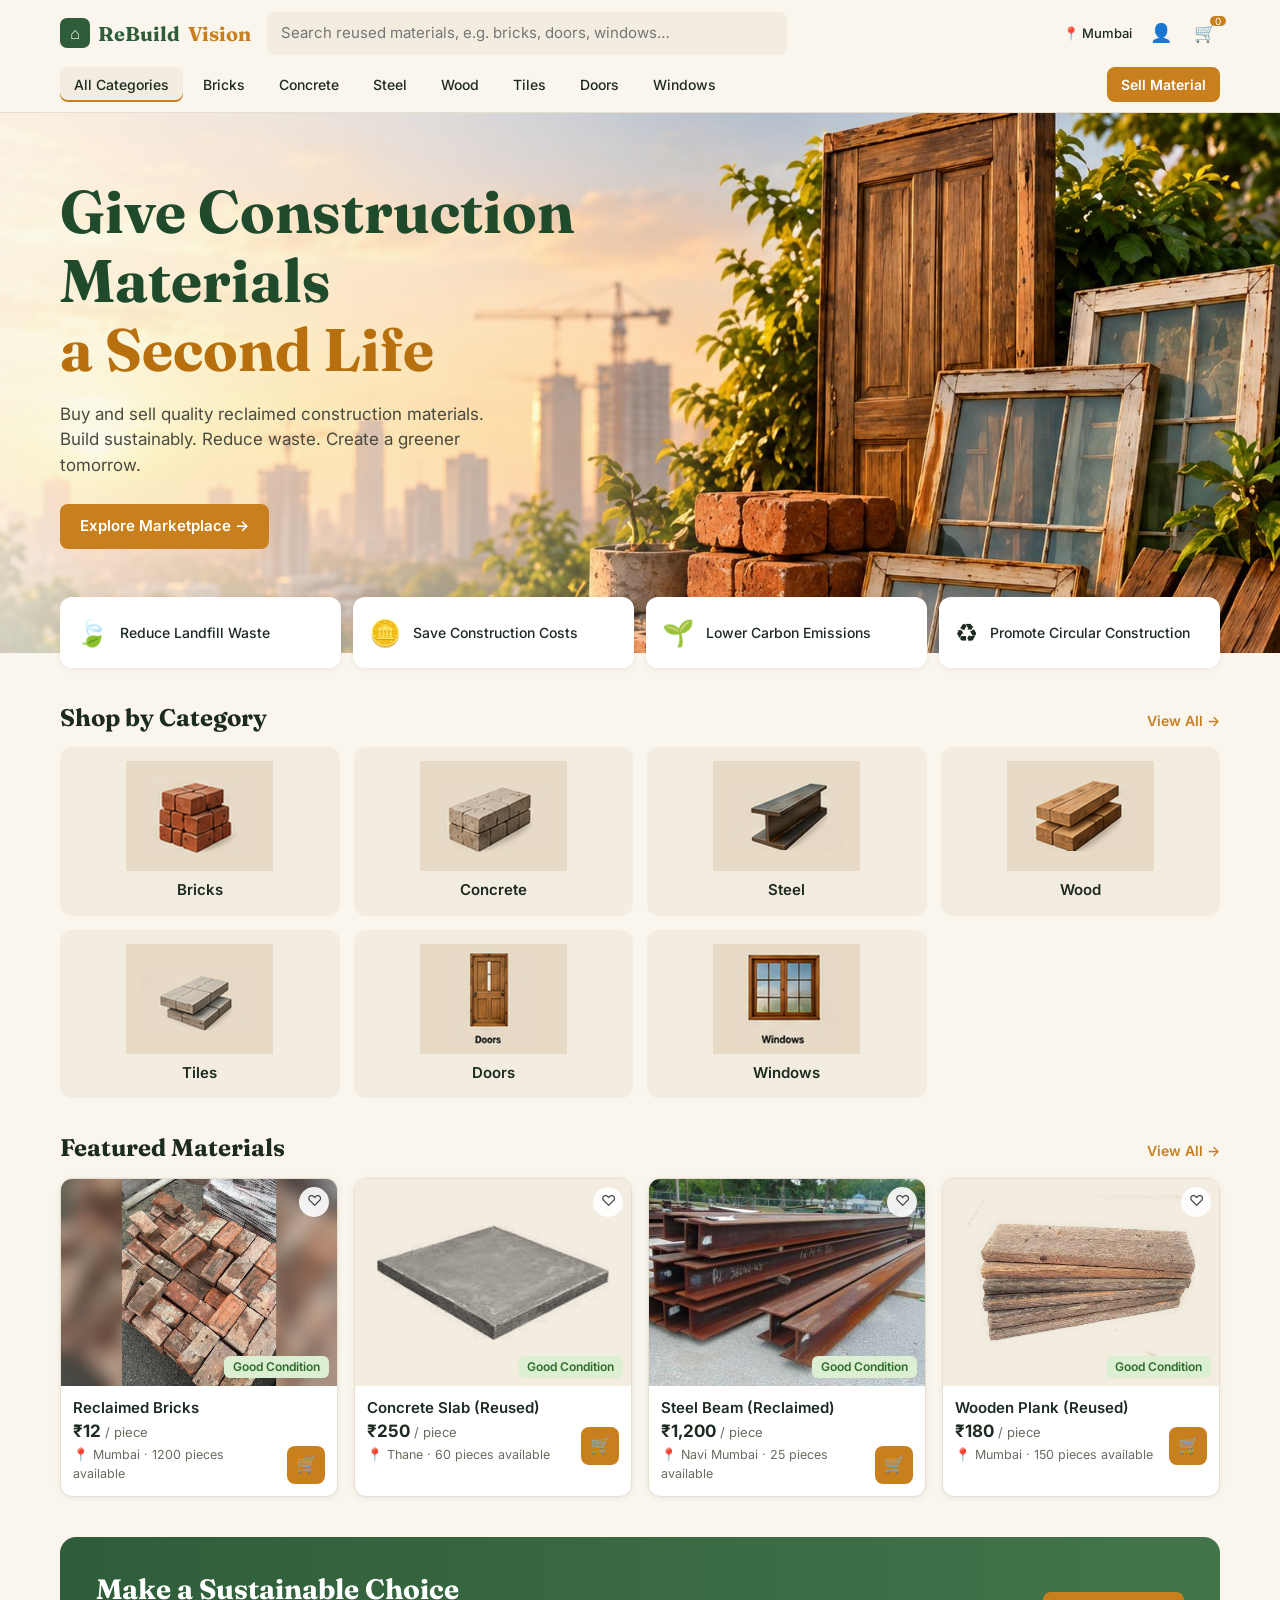
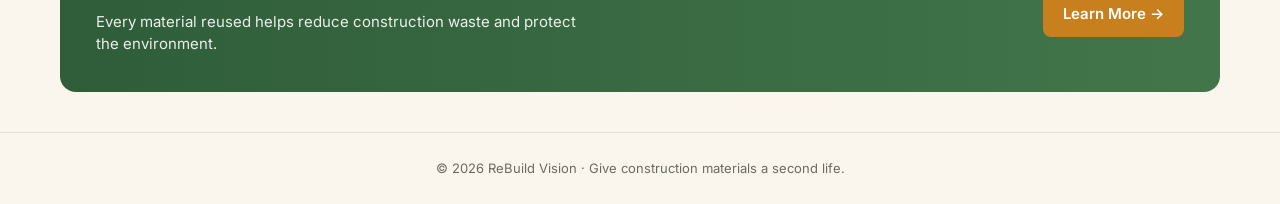
<file: index.html>
<!DOCTYPE html>
<html lang="en"><head><meta charset="utf-8">
<meta name="viewport" content="width=device-width, initial-scale=1, viewport-fit=cover">
<title>ReBuild Vision – Reclaimed Construction Materials</title>
<link href="https://fonts.googleapis.com/css2?family=Fraunces:wght@600;700&family=Inter:wght@400;500;600&display=swap" rel="stylesheet">
<link rel="stylesheet" href="css/style.css"></head><body>
<header><div class="wrap">
 <div class="top"><a href="#home" class="logo"><i>⌂</i>ReBuild <b>Vision</b></a>
 <input class="search" id="q" placeholder="Search reused materials, e.g. bricks, doors, windows…" aria-label="Search">
 <div class="tools"><span class="loc">📍 Mumbai</span><a class="ic" href="#profile" aria-label="Profile">👤</a><a class="ic" href="#cart" aria-label="Cart">🛒<span class="n" id="cn">0</span></a></div></div>
 <nav class="cats" id="nav"></nav></div></header>
<main id="app"></main>
<footer><div class="wrap">© 2026 ReBuild Vision · Give construction materials a second life.</div></footer>
<div class="toast" id="t"></div>
<script src="js/app.js"></script></body></html>
</file>
<file: css/style.css>
:root{--bg:#faf6ee;--card:#fff;--tile:#f3ece0;--ink:#1d2a20;--mute:#6b6b60;--line:#e6dfd0;--acc:#c8801f;--accd:#a96a14;--grn:#2f5d3a;--gbg:#dcefd2;--gtx:#2f6b2a;--sh:0 1px 6px rgba(60,40,10,.08);color-scheme:light}
@media (prefers-color-scheme:dark){:root:not([data-theme="light"]){--bg:#161a15;--card:#20251f;--tile:#262c24;--ink:#f1ede2;--mute:#a7a898;--line:#343b31;--gbg:#294225;--gtx:#b8e0a8;--sh:none;color-scheme:dark}}
:root[data-theme="dark"]{--bg:#161a15;--card:#20251f;--tile:#262c24;--ink:#f1ede2;--mute:#a7a898;--line:#343b31;--gbg:#294225;--gtx:#b8e0a8;--sh:none;color-scheme:dark}
*{box-sizing:border-box}
:root{padding-top:env(safe-area-inset-top,0px);padding-bottom:env(safe-area-inset-bottom,0px)}
html{scroll-padding-top:env(safe-area-inset-top,0px)}
body{margin:0;background:var(--bg);color:var(--ink);font:15px/1.5 Inter,system-ui,sans-serif}
h1,h2,h3{font-family:Fraunces,Georgia,serif;margin:0;line-height:1.15}
button{font:inherit;cursor:pointer}a{color:inherit;text-decoration:none}
:focus-visible{outline:2px solid var(--acc);outline-offset:2px}
.wrap{max-width:1200px;margin:0 auto;padding:0 20px}
.btn{background:var(--acc);color:#fff;border:0;border-radius:8px;padding:11px 20px;font-weight:600}
.btn:hover{background:var(--accd)}
.btn.o{background:none;color:var(--acc);border:1px solid var(--acc)}
header{background:var(--bg);border-bottom:1px solid var(--line);position:sticky;top:env(safe-area-inset-top,0px);z-index:20}
.top{display:flex;align-items:center;gap:16px;padding:12px 0}
.logo{font:700 20px Fraunces,serif;color:var(--grn);display:flex;align-items:center;gap:8px;white-space:nowrap}
.logo b{color:var(--acc)}
.logo i{width:30px;height:30px;border-radius:7px;background:var(--grn);color:#fff;display:grid;place-items:center;font-style:normal;font-size:16px}
.search{flex:1;max-width:520px;background:var(--tile);border-radius:8px;padding:10px 14px;border:0;color:var(--ink);font:inherit}
.tools{display:flex;gap:14px;align-items:center;margin-left:auto}
.ic{background:none;border:0;color:var(--ink);font-size:18px;position:relative;padding:4px}
.ic .n{position:absolute;top:-4px;right:-6px;background:var(--acc);color:#fff;font-size:10px;border-radius:9px;padding:0 5px}
.loc{font-size:13px;font-weight:500}
nav.cats{display:flex;gap:6px;align-items:center;padding:0 0 10px;overflow-x:auto;scrollbar-width:none}
nav.cats a{padding:7px 14px;border-radius:8px;font-size:14px;white-space:nowrap;font-weight:500}
nav.cats a.on,nav.cats a:hover{background:var(--tile)}
nav.cats a.on{box-shadow:inset 0 -2px 0 var(--acc)}
nav.cats .sell{margin-left:auto;background:var(--acc);color:#fff;font-weight:600}
.hero{position:relative;min-height:540px;display:flex;align-items:center;padding:56px 0 96px;background:linear-gradient(90deg,rgba(250,246,238,.8) 0%,rgba(250,246,238,.45) 34%,rgba(250,246,238,0) 58%),var(--hero) center/cover #f3ece0}
.hero>.wrap{width:100%}.hero .txt{max-width:520px}
.hero h1{font-size:clamp(36px,5vw,60px);color:#1f4a2b}
.hero h1 em{color:#b8700f;font-style:normal;display:block}
.hero p{max-width:430px;color:#4a4a3f;font-size:17px;margin:18px 0 26px}
.perks{display:grid;grid-template-columns:repeat(4,1fr);gap:12px;margin:-56px auto 0;position:relative}
.perk{background:var(--card);box-shadow:var(--sh);border-radius:12px;padding:16px;display:flex;gap:12px;align-items:center;font-size:14px;font-weight:500}
.perk span{font-size:26px}
section.s{padding:36px 0 0}
.sh{display:flex;justify-content:space-between;align-items:baseline;margin-bottom:16px}
.sh h2{font-size:24px}.sh a{font-weight:600;font-size:14px;color:var(--acc)}
.catgrid{display:grid;grid-template-columns:repeat(4,1fr);gap:14px}
.cat{background:var(--tile);border-radius:12px;padding:14px;text-align:center;font-weight:600;cursor:pointer;border:0;color:var(--ink)}
.cat img{width:100%;height:110px;object-fit:contain;mix-blend-mode:multiply;display:block;margin-bottom:8px}
.grid{display:grid;grid-template-columns:repeat(4,1fr);gap:16px}
.card{background:var(--card);border-radius:12px;box-shadow:var(--sh);overflow:hidden;border:1px solid var(--line);cursor:pointer;display:flex;flex-direction:column}
.card .ph{position:relative;aspect-ratio:4/3;background:var(--tile)}
.card .ph img{width:100%;height:100%;object-fit:cover;display:block}
.card .ph.c img{object-fit:contain;mix-blend-mode:multiply}
.badge{position:absolute;right:8px;bottom:8px;background:var(--gbg);color:var(--gtx);font-size:12px;font-weight:600;padding:2px 9px;border-radius:6px}
.badge.r{background:#f7dcc8;color:#8a3d10}
.heart{position:absolute;right:8px;top:8px;width:30px;height:30px;border-radius:50%;background:rgba(255,255,255,.9);border:0;color:#444}
.heart.on{color:#d33}
.card .bd{padding:12px;display:grid;grid-template-columns:1fr auto;gap:2px 8px;align-items:end}
.card h3{font:600 15px Inter,sans-serif;grid-column:1/-1}
.price{font-weight:700;font-size:17px}.price small{font-weight:400;color:var(--mute);font-size:13px}
.meta{font-size:12.5px;color:var(--mute);grid-column:1}
.add{grid-column:2;grid-row:2/4;width:38px;height:38px;border-radius:8px;background:var(--acc);color:#fff;border:0;font-size:17px}
.cta{margin:40px 0;border-radius:16px;background:linear-gradient(90deg,#2f5d3a,#42764a);color:#fff;padding:36px;display:flex;justify-content:space-between;align-items:center;gap:20px;flex-wrap:wrap}
.cta h2{font-size:28px}.cta p{margin:6px 0 0;opacity:.9;max-width:480px}
.crumb{font-size:13px;color:var(--mute);padding:16px 0 8px}.crumb a:hover{color:var(--acc)}.crumb b{color:var(--ink)}
.cathead{display:flex;justify-content:space-between;align-items:flex-end;margin-bottom:18px;gap:12px;flex-wrap:wrap}
.cathead h1{font-size:36px}
select{background:var(--card);color:var(--ink);border:1px solid var(--line);border-radius:8px;padding:9px 12px;font:inherit}
.lay{display:grid;grid-template-columns:250px 1fr;gap:24px;padding-bottom:40px}
.fil{background:var(--tile);border-radius:12px;padding:6px 16px;align-self:start}
.fil details{border-bottom:1px solid var(--line);padding:12px 0}.fil details:last-child{border:0}
.fil summary{font-weight:600;cursor:pointer}
.fil label{display:flex;gap:8px;margin-top:8px;font-size:14px;align-items:center}
.fil input[type=range]{width:100%;accent-color:var(--acc);margin-top:10px}
.ftog{display:none;margin-bottom:12px;width:100%}
.lay .grid{grid-template-columns:repeat(3,1fr)}
.pd{display:grid;grid-template-columns:minmax(0,1fr) minmax(0,1fr);gap:32px;padding:8px 0 24px}
.gal .main{aspect-ratio:4/3;border-radius:14px;overflow:hidden;position:relative;background:var(--tile)}
.gal .main img{width:100%;height:100%;object-fit:cover}
.gal .main.c img{object-fit:contain;mix-blend-mode:multiply}
.gal .nav{position:absolute;top:50%;width:36px;height:36px;border-radius:50%;border:0;background:rgba(255,255,255,.9);color:#222;transform:translateY(-50%)}
.thumbs{display:flex;gap:8px;margin-top:10px}
.thumbs button{width:64px;height:64px;border-radius:8px;border:2px solid transparent;padding:0;overflow:hidden;background:var(--tile)}
.thumbs button.on{border-color:var(--acc)}.thumbs img{width:100%;height:100%;object-fit:cover}
.pd h1{font-size:32px;margin:8px 0}
.pd .price{font-size:30px}
.qty{display:flex;gap:12px;margin:18px 0;align-items:center}
.qty div{display:flex;border:1px solid var(--line);border-radius:8px;overflow:hidden;background:var(--card)}
.qty div button{width:38px;border:0;background:none;color:var(--ink);font-size:18px}.qty div span{width:44px;text-align:center;line-height:42px}
.qty .btn{flex:1}
.seller{display:flex;align-items:center;gap:12px;padding:12px 0}
.seller .av{width:40px;height:40px;border-radius:50%;background:var(--gbg);display:grid;place-items:center}
.seller .btn{margin-left:auto;padding:8px 12px;font-size:13px}
.stars{color:var(--acc);font-size:13px}
.tabs{display:flex;gap:4px;border-bottom:1px solid var(--line)}
.tabs button{background:none;border:0;padding:12px 18px;color:var(--mute);font-weight:500;border-bottom:2px solid transparent}
.tabs button.on{color:var(--ink);border-color:var(--acc);font-weight:600}
.tabc{background:var(--card);border:1px solid var(--line);border-top:0;border-radius:0 0 10px 10px}
.tabc div.r{display:grid;grid-template-columns:180px 1fr;padding:11px 16px;border-top:1px solid var(--line)}.tabc div.r:first-child{border:0}
.tabc div.r b{font-weight:600}.tabc p{margin:0;padding:16px}
.ar{background:var(--gbg);color:var(--ink);border-radius:12px;padding:20px;margin:24px 0}
.ar h3{font:600 18px Fraunces,serif}.ar p{margin:4px 0 14px}.ar .btn{width:100%;padding:14px;font-size:16px}
footer{border-top:1px solid var(--line);margin-top:30px;padding:26px 0;color:var(--mute);font-size:13px;text-align:center}
.toast{position:fixed;left:50%;bottom:calc(20px + env(safe-area-inset-bottom,0px));transform:translateX(-50%);background:var(--grn);color:#fff;padding:11px 20px;border-radius:10px;z-index:50;opacity:0;pointer-events:none;transition:opacity .2s}
.toast.on{opacity:1}
a.ic{line-height:1}
.cartlay{display:grid;grid-template-columns:1fr 340px;gap:24px;padding-bottom:30px}
.ci{display:grid;grid-template-columns:96px 1fr auto auto auto;gap:14px;align-items:center;background:var(--card);border:1px solid var(--line);border-radius:12px;padding:12px;margin-bottom:12px}
.ci img{width:96px;height:80px;object-fit:cover;border-radius:8px;background:var(--tile)}.ci img.c{object-fit:contain;mix-blend-mode:multiply}
.ci .lt{font-weight:700;min-width:70px;text-align:right}
.rm{background:none;border:0;color:var(--mute);font-size:16px;padding:6px}.rm:hover{color:#c33}
.sum{background:var(--card);border:1px solid var(--line);border-radius:12px;padding:20px;align-self:start;position:sticky;top:140px}
.sum h3{font-size:20px;margin-bottom:8px}
.sum label{display:flex;gap:8px;align-items:center;padding:6px 0;font-size:14px}.sum label span{margin-left:auto}
.sum .row{display:flex;justify-content:space-between;padding:5px 0}.sum .tot{border-top:1px solid var(--line);margin-top:8px;padding-top:12px;font-weight:700;font-size:18px}
.sum .btn{width:100%;margin-top:14px;padding:13px}
.empty{text-align:center;padding:70px 20px}.empty p{color:var(--mute);margin:10px 0 20px}
.phead{display:flex;gap:18px;align-items:center;padding:24px 0;flex-wrap:wrap}
.pav{width:72px;height:72px;border-radius:50%;background:var(--grn);color:#fff;display:grid;place-items:center;font:700 28px Fraunces,serif}
.stats{display:flex;gap:12px;margin-left:auto;flex-wrap:wrap}.stat{background:var(--tile);border-radius:10px;padding:10px 18px;text-align:center}.stat b{display:block;font-size:20px}.stat span{font-size:12px;color:var(--mute)}
.ord{background:var(--card);border:1px solid var(--line);border-radius:12px;padding:16px;margin-bottom:12px}
.oh{display:flex;justify-content:space-between;gap:10px;flex-wrap:wrap;font-size:14px;margin-bottom:6px}
.pill{background:var(--gbg);color:var(--gtx);font-size:12px;font-weight:600;padding:2px 10px;border-radius:6px}.pill.p{background:var(--tile);color:var(--mute)}
.frm{display:grid;grid-template-columns:1fr 1fr;gap:14px;max-width:640px}.frm label{display:grid;gap:4px;font-size:13px;color:var(--mute)}
.frm input{background:var(--tile);border:0;border-radius:8px;padding:10px 12px;color:var(--ink);font:inherit}.frm .btn{grid-column:1/-1;justify-self:start}
@media(max-width:900px){.cartlay{grid-template-columns:1fr}.sum{position:static}}
@media(max-width:600px){.ci{grid-template-columns:72px 1fr auto}.ci img{width:72px;height:64px;grid-row:1/3}.ci .inf{grid-column:2;grid-row:1}.ci .rm{grid-column:3;grid-row:1}.ci .qty{grid-column:2;grid-row:2}.ci .lt{grid-column:3;grid-row:2;text-align:right}.frm{grid-template-columns:1fr}.stats{margin-left:0}}
@media(max-width:900px){
.hero{align-items:flex-start;min-height:520px;padding:36px 0 110px;background:linear-gradient(180deg,rgba(250,246,238,.88) 0%,rgba(250,246,238,.7) 45%,rgba(250,246,238,0) 100%),var(--hero) 72% center/cover #f3ece0}.hero p{font-size:16px;margin:14px 0 20px}
.perks{grid-template-columns:1fr 1fr;margin-top:-18px}
.catgrid,.grid{grid-template-columns:repeat(3,1fr)}
.lay{grid-template-columns:1fr}.lay .grid{grid-template-columns:repeat(2,1fr)}
.ftog{display:block}.fil{display:none}.fil.open{display:block}
.pd{grid-template-columns:1fr}
}
@media(max-width:600px){
.top{flex-wrap:wrap;gap:10px}.search{order:3;flex-basis:100%;max-width:none}.loc{display:none}
.catgrid,.grid,.lay .grid{grid-template-columns:repeat(2,1fr)}
.cat img{height:90px}.cathead h1{font-size:28px}
.cta{padding:24px}.tabs button{padding:10px 10px;font-size:14px}.tabc div.r{grid-template-columns:120px 1fr}
.qty{flex-wrap:wrap}.seller{flex-wrap:wrap}
}
@media(prefers-reduced-motion:reduce){*{transition:none!important}}
</file>
